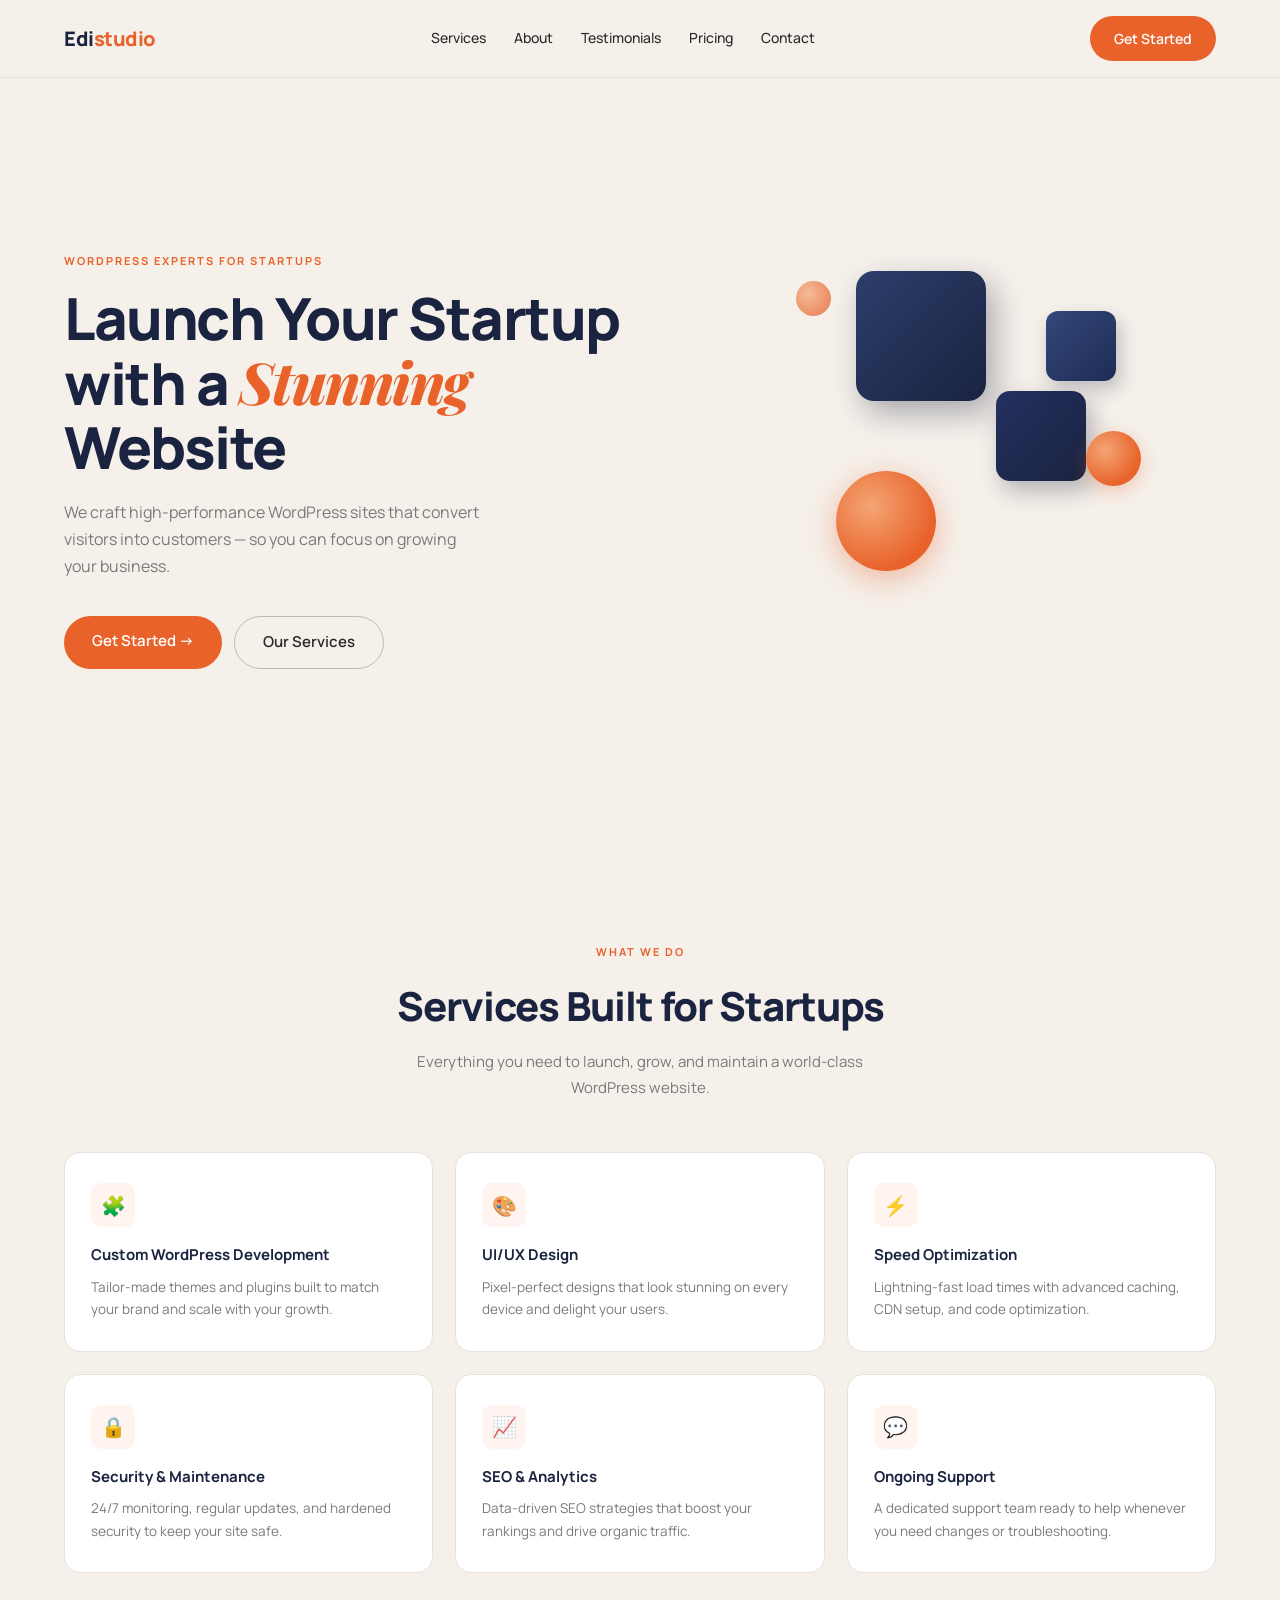
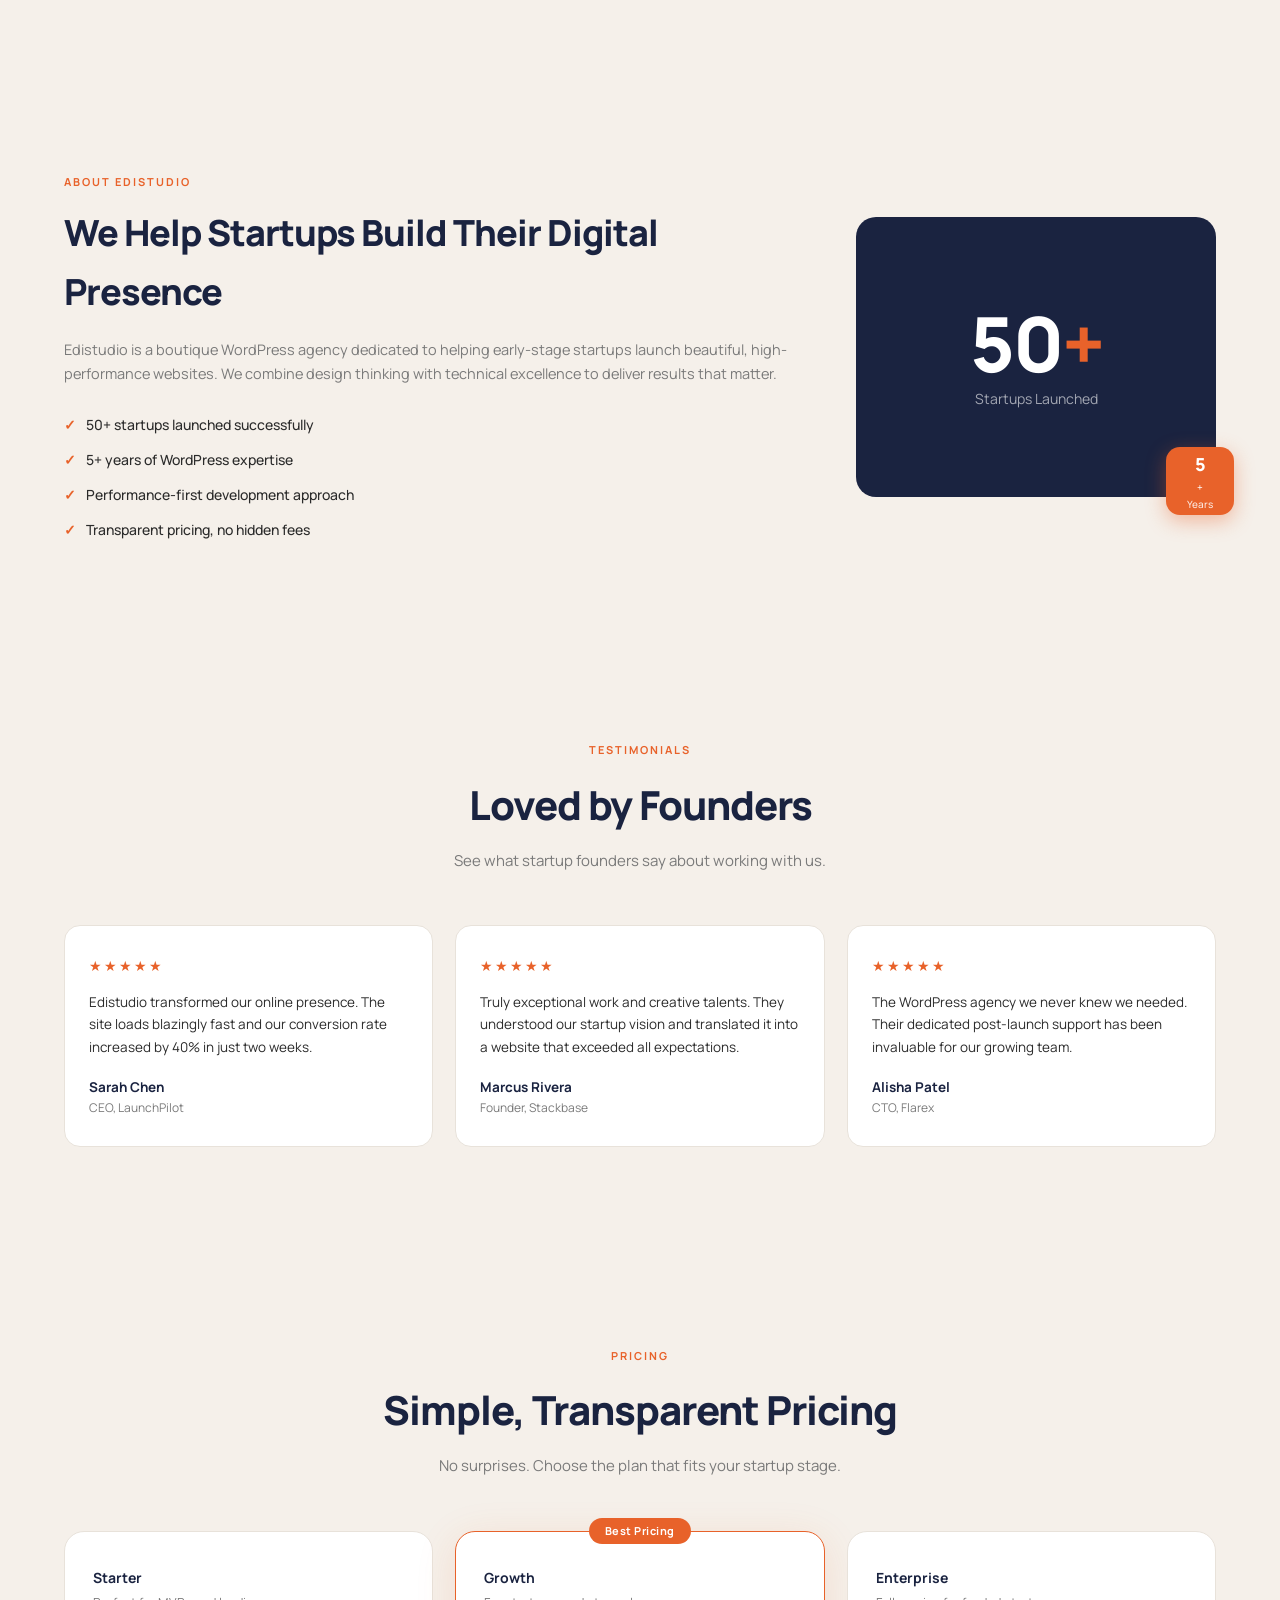
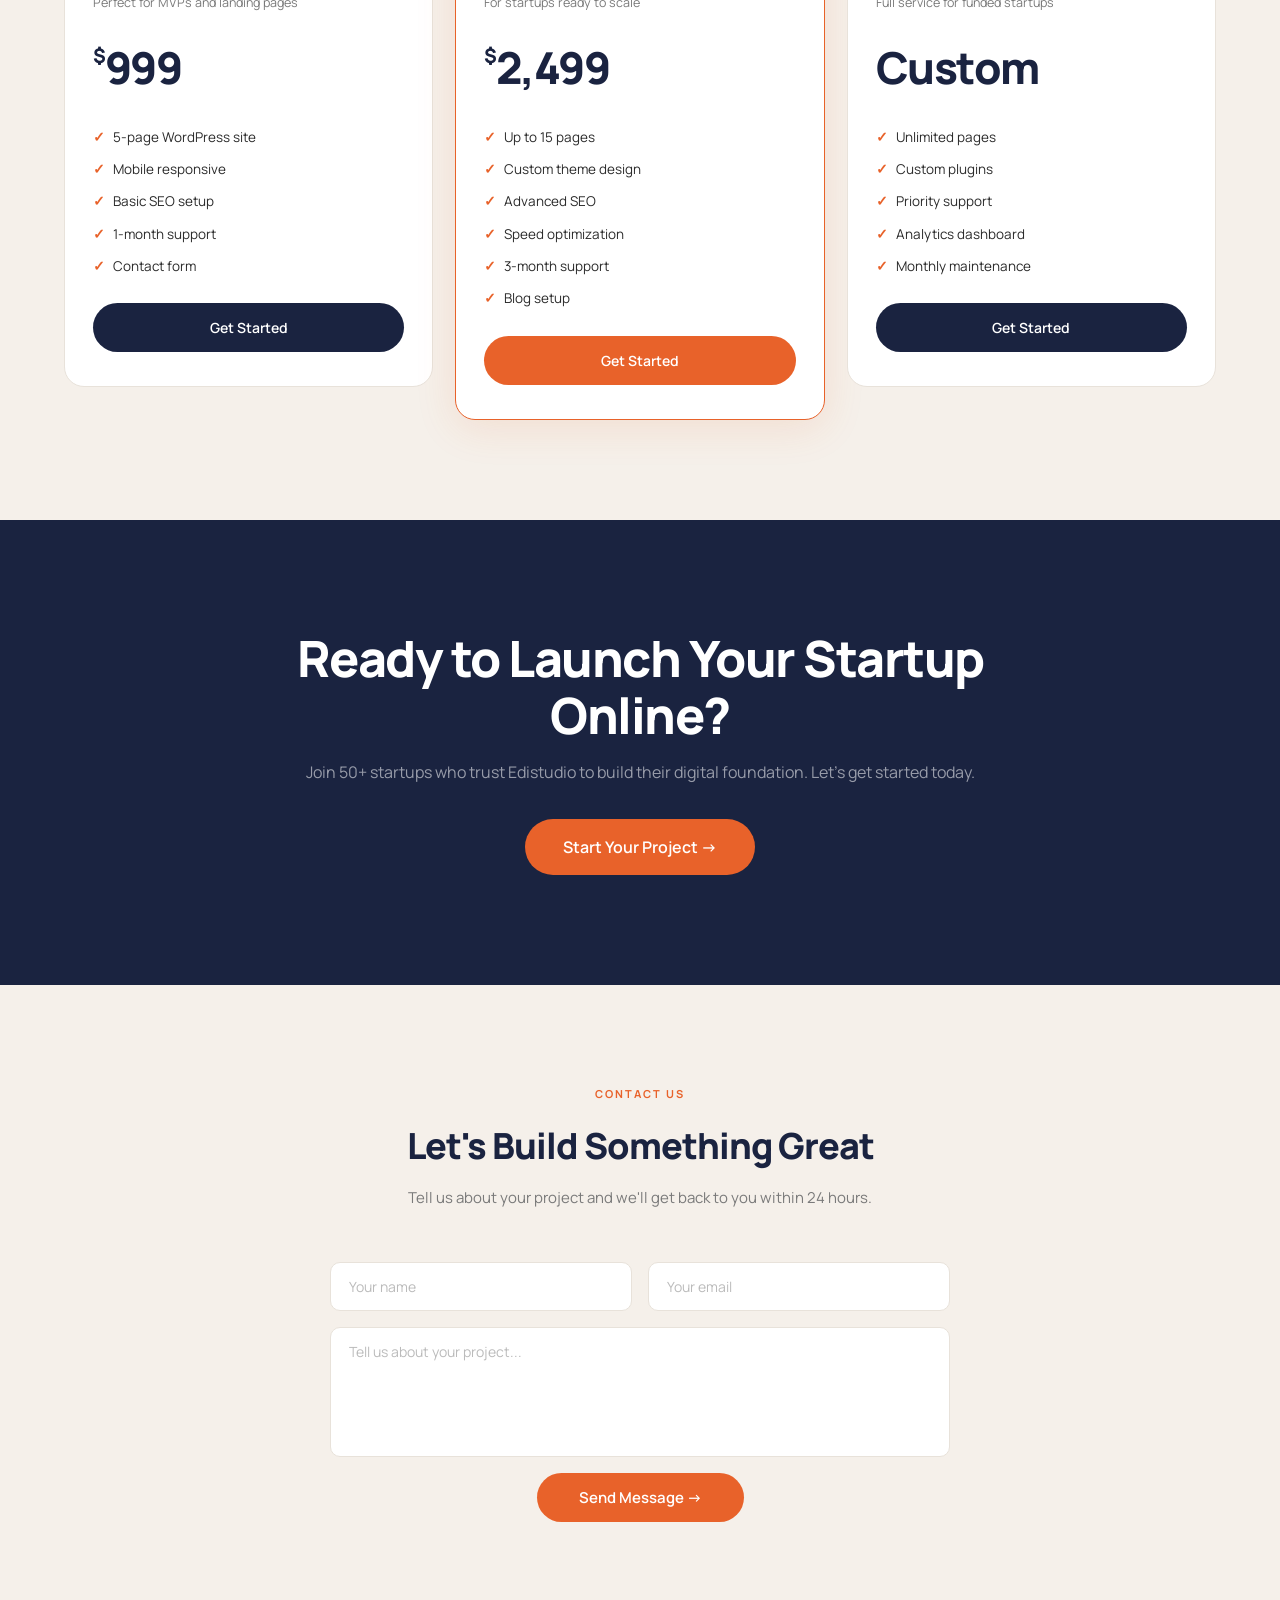
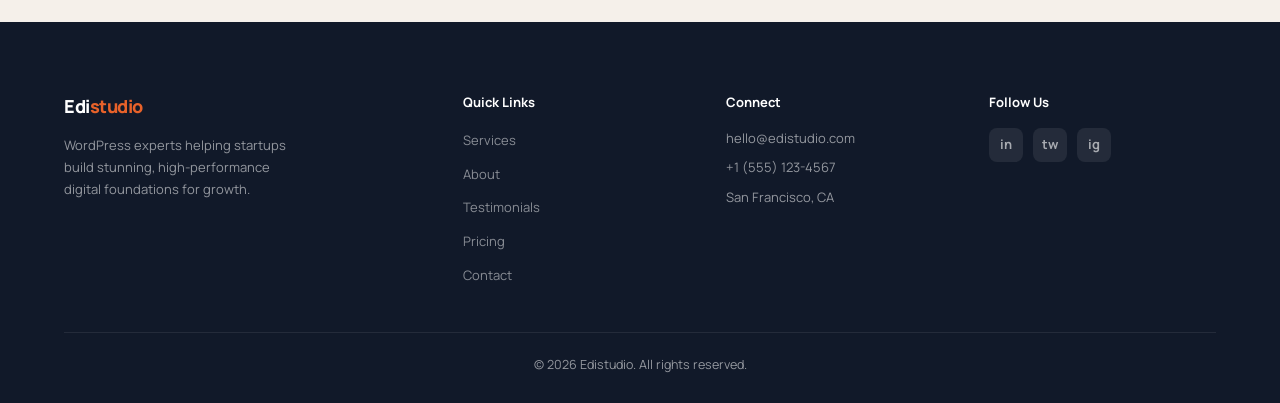
<file: index.html>
<!DOCTYPE html>
<html lang="en">
<head>
<meta charset="UTF-8" />
<meta name="viewport" content="width=device-width, initial-scale=1.0"/>
<title>Edistudio – WordPress Experts for Startups</title>
<link href="https://fonts.googleapis.com/css2?family=Manrope:wght@400;500;600;700;800&family=Playfair+Display:wght@700&display=swap" rel="stylesheet"/>
<link rel="stylesheet" href="style.css"/>
</head>
<body>

<!-- NAV -->
<nav id="navbar">
  <div class="nav-logo">Edi<span>studio</span></div>

  <button class="hamburger" id="hamburger" aria-label="Toggle menu">
    <span></span><span></span><span></span>
  </button>

  <ul class="nav-links" id="navLinks">
    <li><a href="#services"      onclick="closeMenu()">Services</a></li>
    <li><a href="#about"         onclick="closeMenu()">About</a></li>
    <li><a href="#testimonials"  onclick="closeMenu()">Testimonials</a></li>
    <li><a href="#pricing"       onclick="closeMenu()">Pricing</a></li>
    <li><a href="#contact"       onclick="closeMenu()">Contact</a></li>
    <li class="nav-cta-item">
      <a href="#contact" class="btn btn-orange" onclick="closeMenu()">Get Started</a>
    </li>
  </ul>

  <a href="#contact" class="btn btn-orange nav-cta-desktop">Get Started</a>
</nav>
<div class="nav-overlay" id="navOverlay" onclick="closeMenu()"></div>

<!-- HERO -->
<section class="hero">
  <div class="hero-left">
    <div class="hero-tag">WordPress Experts for Startups</div>
    <h1>Launch Your Startup<br>with a <span class="highlight">Stunning</span><br>Website</h1>
    <p>We craft high-performance WordPress sites that convert visitors into customers — so you can focus on growing your business.</p>
    <div class="hero-btns">
      <a href="#contact"  class="btn btn-orange">Get Started →</a>
      <a href="#services" class="btn btn-outline">Our Services</a>
    </div>
  </div>
  <div class="hero-right">
    <div class="shape cube1"></div>
    <div class="shape cube2"></div>
    <div class="shape cube3"></div>
    <div class="orb orb1"></div>
    <div class="orb orb2"></div>
    <div class="orb orb3"></div>
  </div>
</section>

<!-- SERVICES -->
<section class="services" id="services">
  <div class="section-tag">What We Do</div>
  <h2 class="section-title">Services Built for Startups</h2>
  <p class="section-sub">Everything you need to launch, grow, and maintain a world-class WordPress website.</p>
  <div class="services-grid">
    <div class="service-card">
      <div class="service-icon">🧩</div>
      <h3>Custom WordPress Development</h3>
      <p>Tailor-made themes and plugins built to match your brand and scale with your growth.</p>
    </div>
    <div class="service-card">
      <div class="service-icon">🎨</div>
      <h3>UI/UX Design</h3>
      <p>Pixel-perfect designs that look stunning on every device and delight your users.</p>
    </div>
    <div class="service-card">
      <div class="service-icon">⚡</div>
      <h3>Speed Optimization</h3>
      <p>Lightning-fast load times with advanced caching, CDN setup, and code optimization.</p>
    </div>
    <div class="service-card">
      <div class="service-icon">🔒</div>
      <h3>Security & Maintenance</h3>
      <p>24/7 monitoring, regular updates, and hardened security to keep your site safe.</p>
    </div>
    <div class="service-card">
      <div class="service-icon">📈</div>
      <h3>SEO & Analytics</h3>
      <p>Data-driven SEO strategies that boost your rankings and drive organic traffic.</p>
    </div>
    <div class="service-card">
      <div class="service-icon">💬</div>
      <h3>Ongoing Support</h3>
      <p>A dedicated support team ready to help whenever you need changes or troubleshooting.</p>
    </div>
  </div>
</section>

<!-- ABOUT -->
<section class="about" id="about">
  <div class="about-left">
    <div class="section-tag">About Edistudio</div>
    <h2 class="section-title">We Help Startups Build Their Digital Presence</h2>
    <p>Edistudio is a boutique WordPress agency dedicated to helping early-stage startups launch beautiful, high-performance websites. We combine design thinking with technical excellence to deliver results that matter.</p>
    <ul class="check-list">
      <li>50+ startups launched successfully</li>
      <li>5+ years of WordPress expertise</li>
      <li>Performance-first development approach</li>
      <li>Transparent pricing, no hidden fees</li>
    </ul>
  </div>
  <div class="about-right">
    <div class="about-card">
      <div class="big-num">50<span>+</span></div>
      <p>Startups Launched</p>
    </div>
    <div class="about-badge">
      5<span style="font-size:10px;font-weight:500;">+</span>
      <small>Years</small>
    </div>
  </div>
</section>

<!-- TESTIMONIALS -->
<section class="testimonials" id="testimonials">
  <div class="section-tag">Testimonials</div>
  <h2 class="section-title">Loved by Founders</h2>
  <p class="section-sub">See what startup founders say about working with us.</p>
  <div class="testimonials-grid">
    <div class="testi-card">
      <div class="stars">★★★★★</div>
      <p>Edistudio transformed our online presence. The site loads blazingly fast and our conversion rate increased by 40% in just two weeks.</p>
      <div class="testi-author">Sarah Chen</div>
      <div class="testi-role">CEO, LaunchPilot</div>
    </div>
    <div class="testi-card">
      <div class="stars">★★★★★</div>
      <p>Truly exceptional work and creative talents. They understood our startup vision and translated it into a website that exceeded all expectations.</p>
      <div class="testi-author">Marcus Rivera</div>
      <div class="testi-role">Founder, Stackbase</div>
    </div>
    <div class="testi-card">
      <div class="stars">★★★★★</div>
      <p>The WordPress agency we never knew we needed. Their dedicated post-launch support has been invaluable for our growing team.</p>
      <div class="testi-author">Alisha Patel</div>
      <div class="testi-role">CTO, Flarex</div>
    </div>
  </div>
</section>

<!-- PRICING -->
<section class="pricing" id="pricing">
  <div class="section-tag">Pricing</div>
  <h2 class="section-title">Simple, Transparent Pricing</h2>
  <p class="section-sub">No surprises. Choose the plan that fits your startup stage.</p>
  <div class="pricing-grid">
    <div class="price-card">
      <h3>Starter</h3>
      <div class="price-desc">Perfect for MVPs and landing pages</div>
      <div class="price-amount"><sup>$</sup>999</div>
      <ul class="price-features">
        <li>5-page WordPress site</li>
        <li>Mobile responsive</li>
        <li>Basic SEO setup</li>
        <li>1-month support</li>
        <li>Contact form</li>
      </ul>
      <a href="#contact" class="btn btn-navy">Get Started</a>
    </div>
    <div class="price-card featured">
      <div class="badge-popular">Best Pricing</div>
      <h3>Growth</h3>
      <div class="price-desc">For startups ready to scale</div>
      <div class="price-amount"><sup>$</sup>2,499</div>
      <ul class="price-features">
        <li>Up to 15 pages</li>
        <li>Custom theme design</li>
        <li>Advanced SEO</li>
        <li>Speed optimization</li>
        <li>3-month support</li>
        <li>Blog setup</li>
      </ul>
      <a href="#contact" class="btn btn-navy">Get Started</a>
    </div>
    <div class="price-card">
      <h3>Enterprise</h3>
      <div class="price-desc">Full service for funded startups</div>
      <div class="price-amount">Custom</div>
      <ul class="price-features">
        <li>Unlimited pages</li>
        <li>Custom plugins</li>
        <li>Priority support</li>
        <li>Analytics dashboard</li>
        <li>Monthly maintenance</li>
      </ul>
      <a href="#contact" class="btn btn-navy">Get Started</a>
    </div>
  </div>
</section>

<!-- CTA -->
<section class="cta-section">
  <h2>Ready to Launch Your Startup<br class="hide-mobile"> Online?</h2>
  <p>Join 50+ startups who trust Edistudio to build their digital foundation. Let's get started today.</p>
  <a href="#contact" class="btn btn-orange">Start Your Project →</a>
</section>

<!-- CONTACT -->
<section class="contact" id="contact">
  <div class="section-tag">Contact Us</div>
  <h2 class="section-title">Let's Build Something Great</h2>
  <p class="section-sub">Tell us about your project and we'll get back to you within 24 hours.</p>
  <form class="contact-form" id="contactForm">
    <div class="form-row">
      <input type="text"  id="name"    placeholder="Your name" />
      <input type="email" id="email"   placeholder="Your email" />
    </div>
    <textarea id="message" placeholder="Tell us about your project..."></textarea>
    <button type="submit" class="btn btn-orange">Send Message →</button>
  </form>
</section>

<!-- FOOTER -->
<footer>
  <div class="footer-grid">
    <div class="footer-brand">
      <span class="nav-logo">Edi<span>studio</span></span>
      <p>WordPress experts helping startups build stunning, high-performance digital foundations for growth.</p>
    </div>
    <div class="footer-col">
      <h4>Quick Links</h4>
      <ul>
        <li><a href="#services">Services</a></li>
        <li><a href="#about">About</a></li>
        <li><a href="#testimonials">Testimonials</a></li>
        <li><a href="#pricing">Pricing</a></li>
        <li><a href="#contact">Contact</a></li>
      </ul>
    </div>
    <div class="footer-col">
      <h4>Connect</h4>
      <div class="contact-info">
        <span>hello@edistudio.com</span>
        <span>+1 (555) 123-4567</span>
        <span>San Francisco, CA</span>
      </div>
    </div>
    <div class="footer-col">
      <h4>Follow Us</h4>
      <div class="social-links">
        <a href="#">in</a>
        <a href="#">tw</a>
        <a href="#">ig</a>
      </div>
    </div>
  </div>
  <div class="footer-bottom">
    <p>© 2026 Edistudio. All rights reserved.</p>
  </div>
</footer>

<script src="script.js"></script>
</body>
</html>
</file>
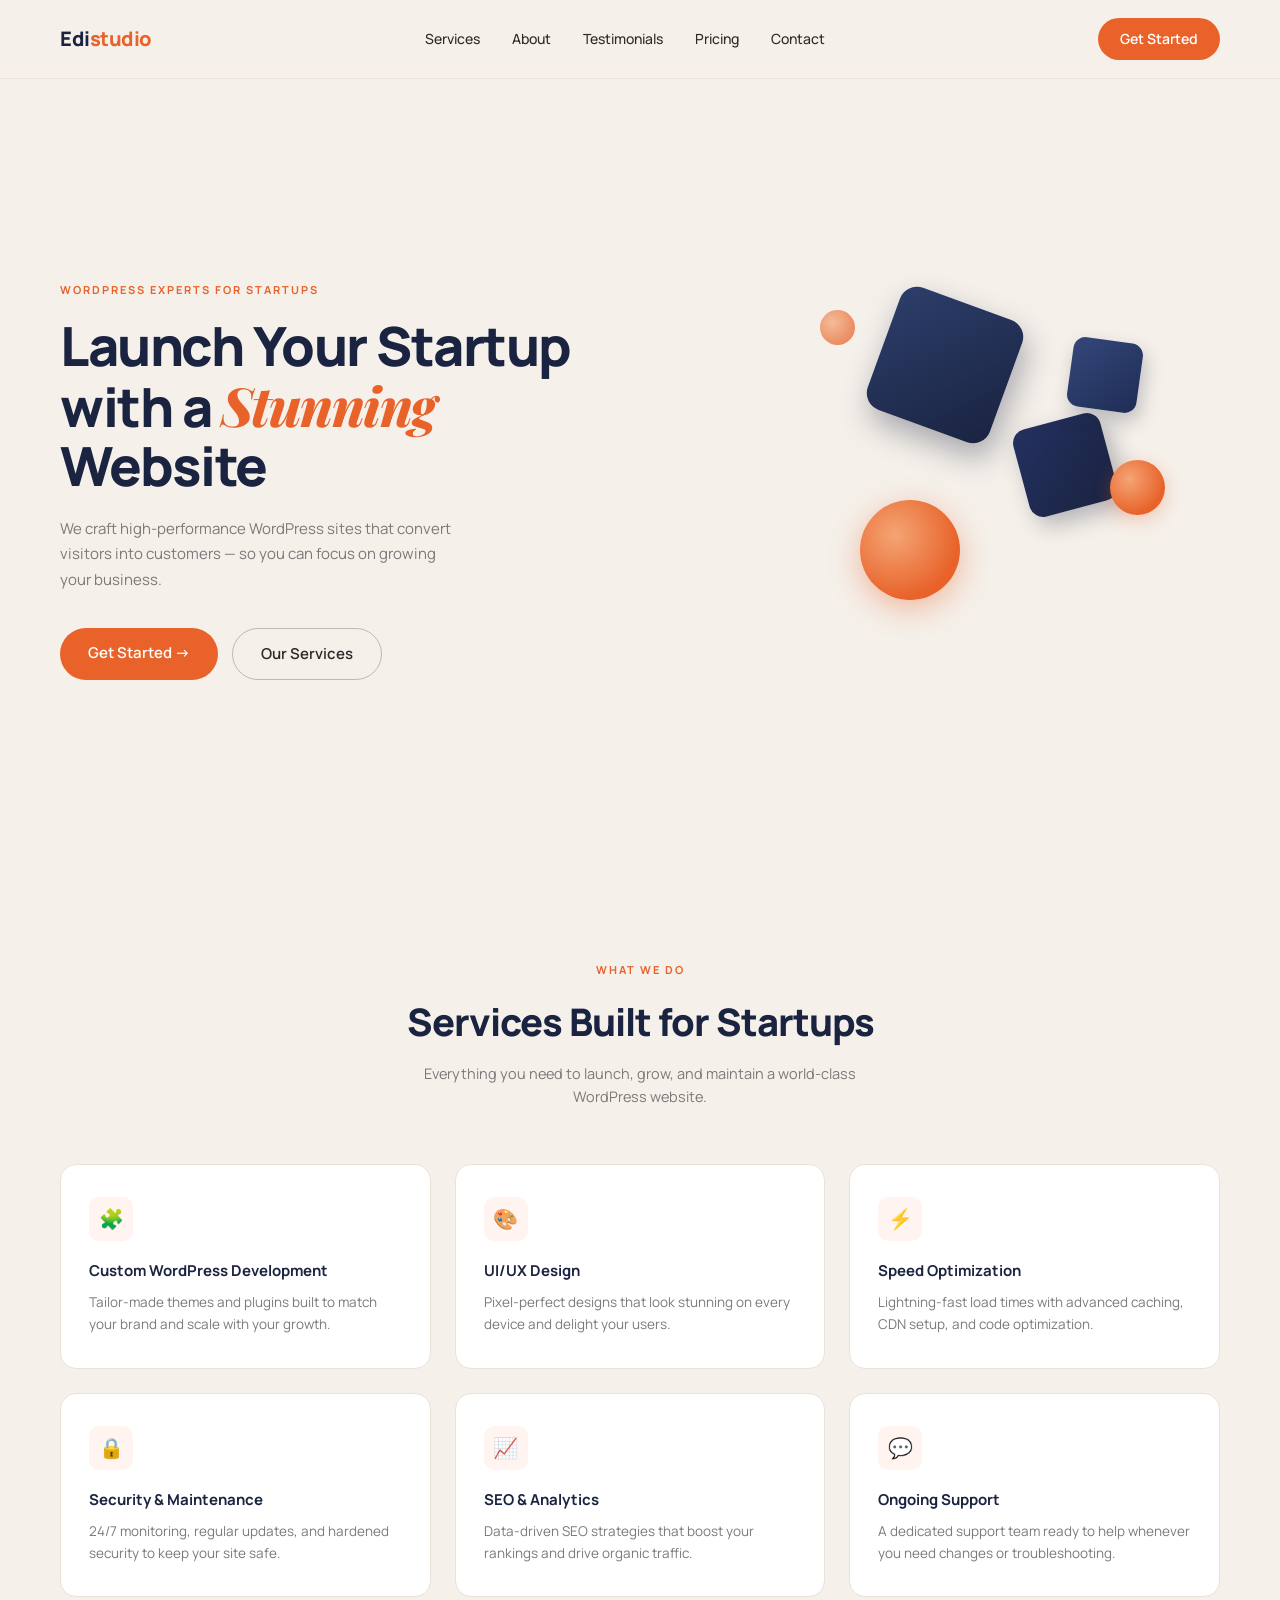
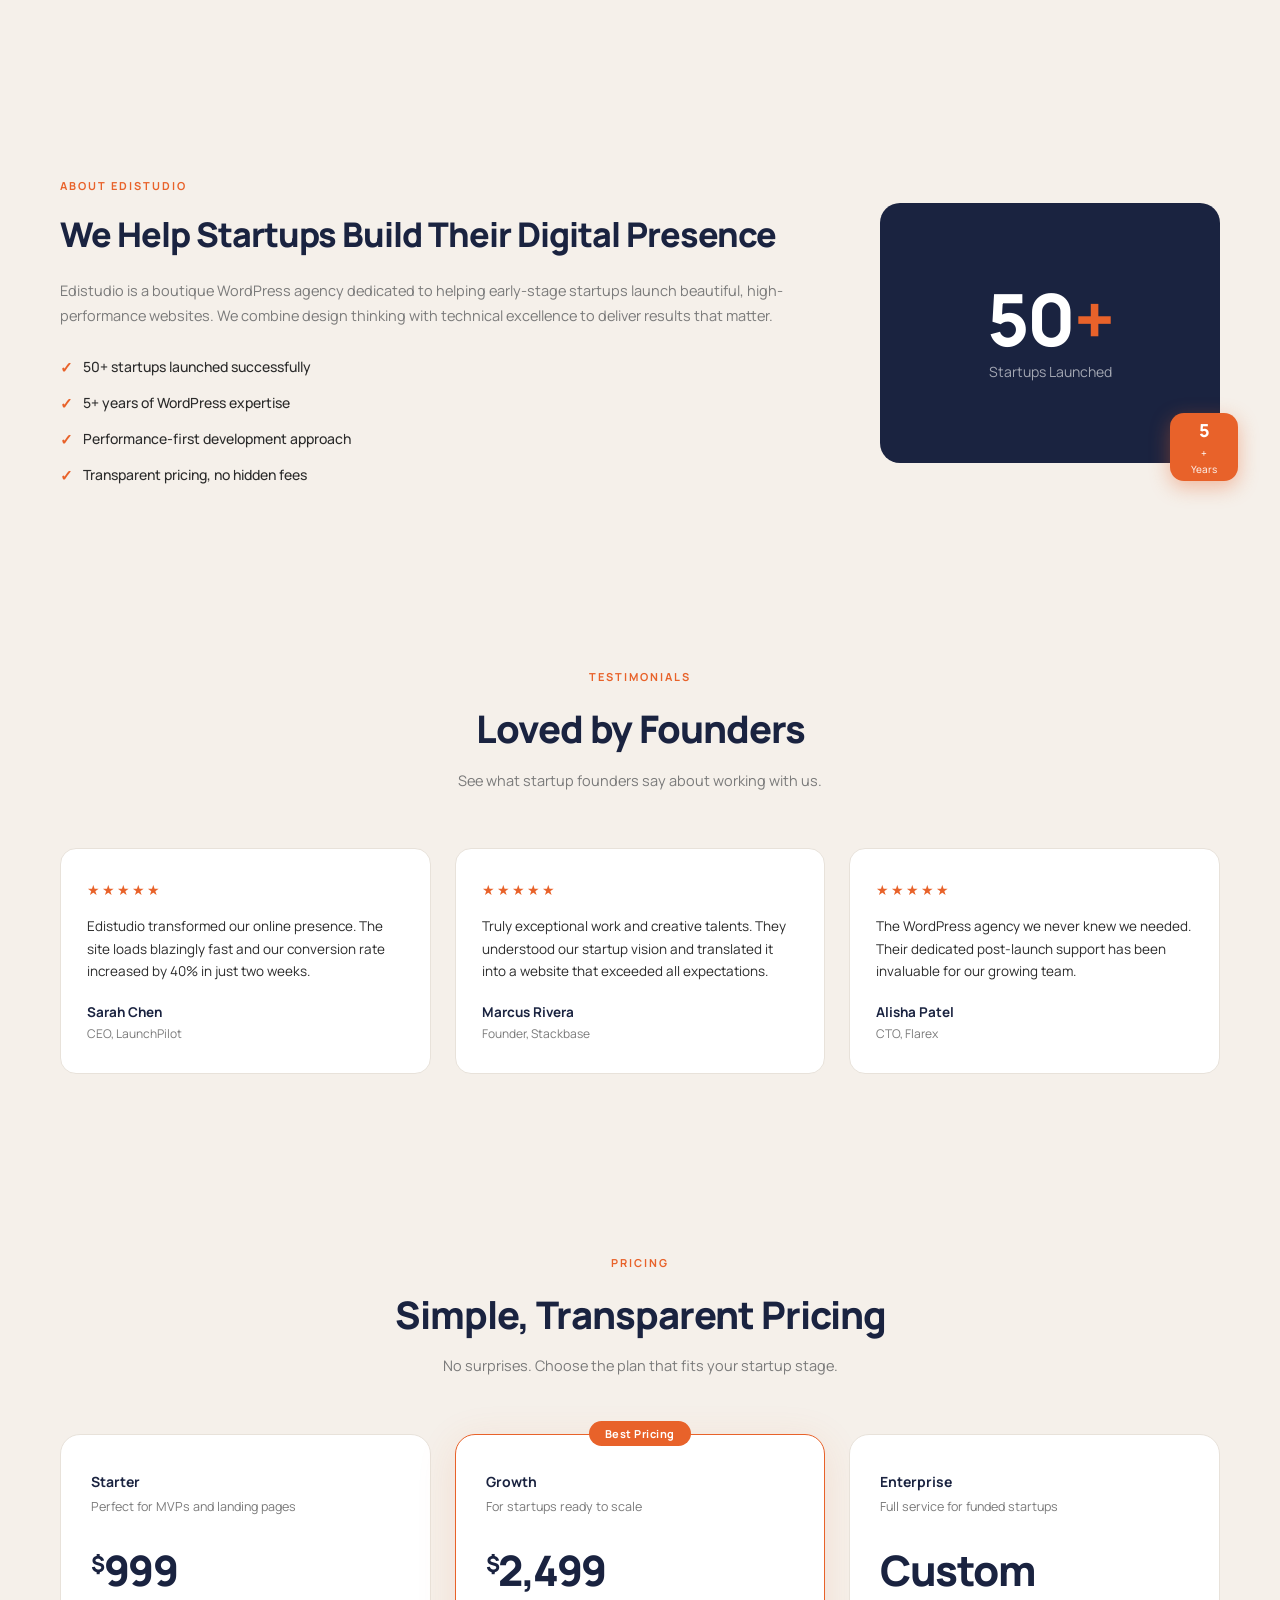
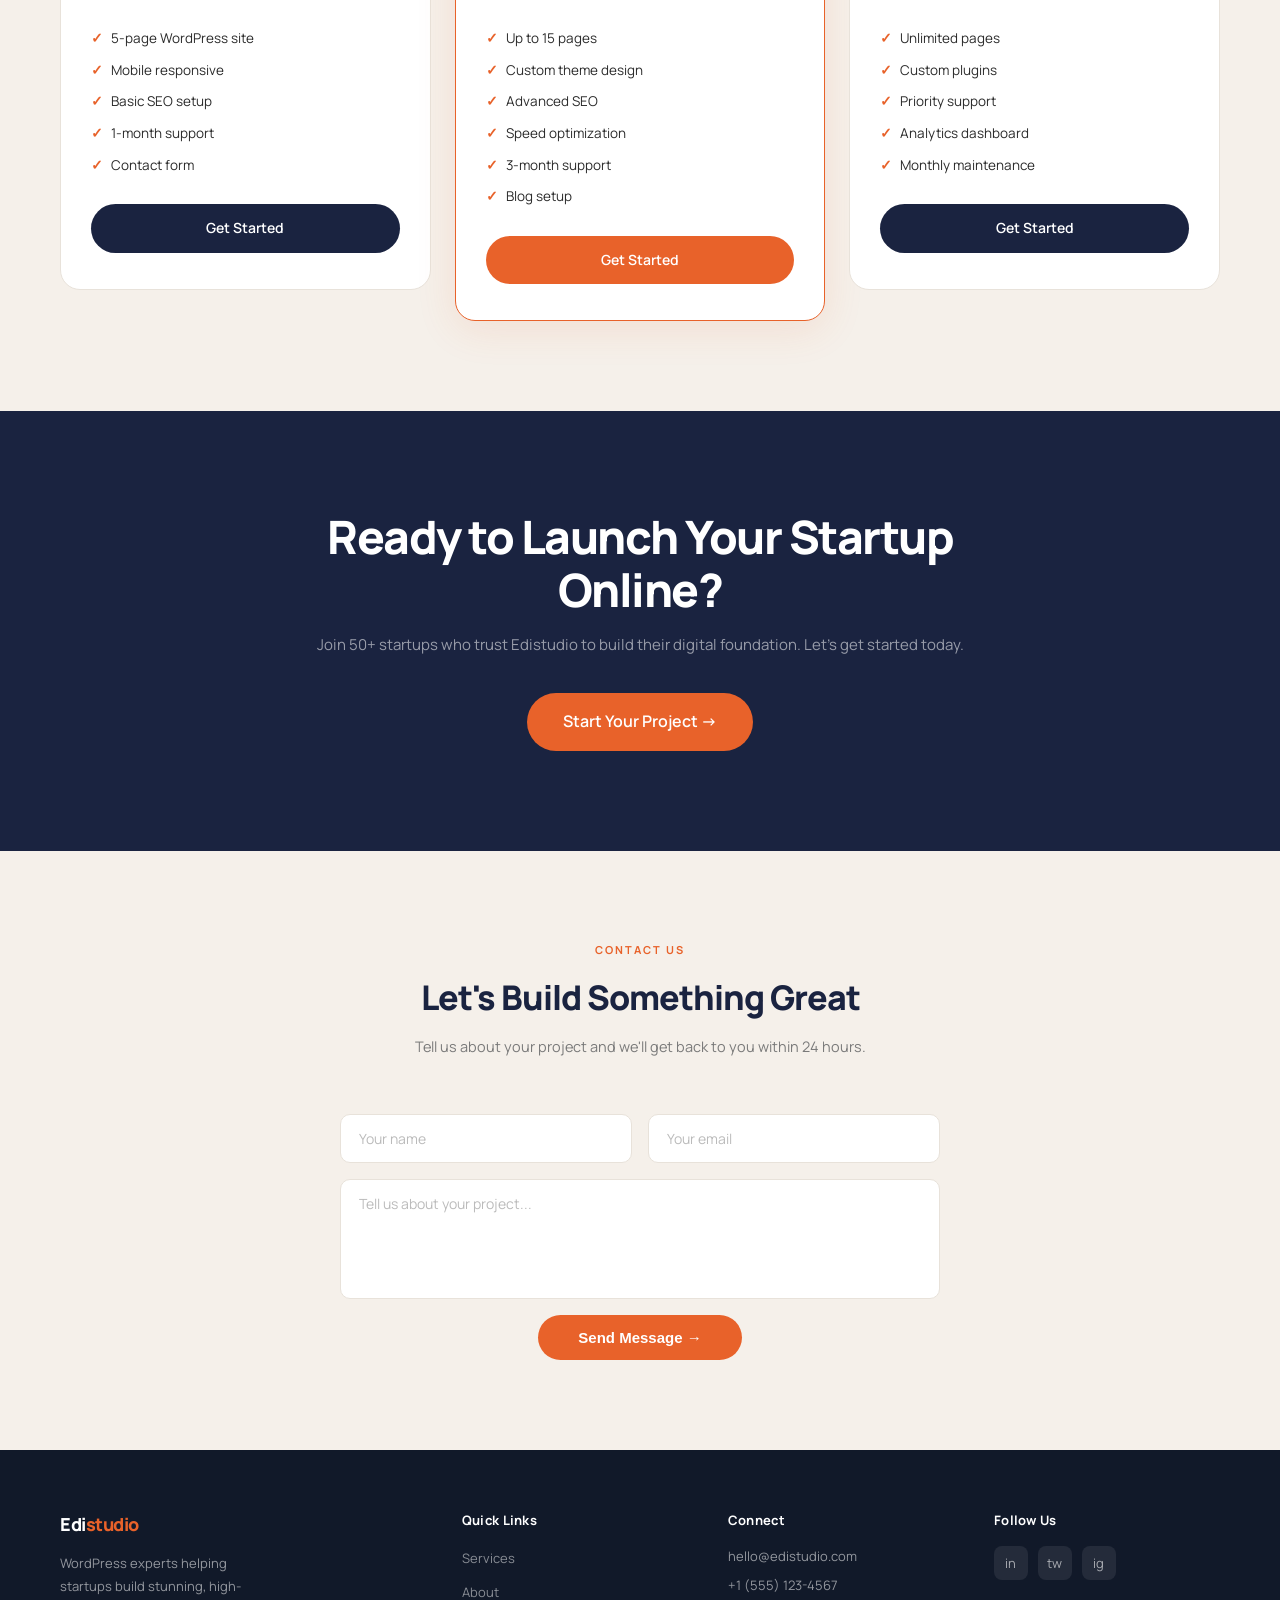
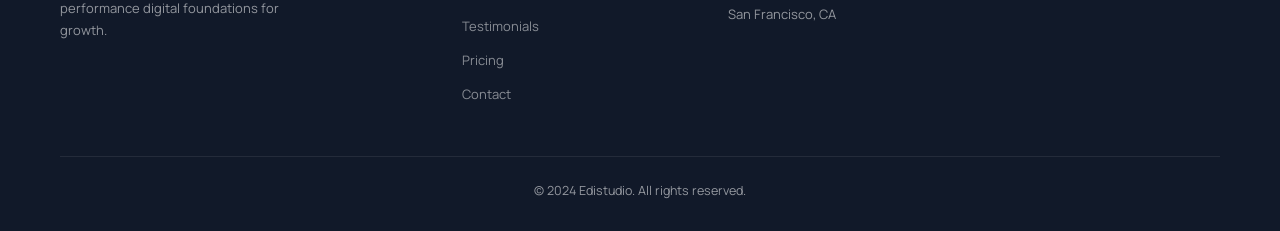
<file: edistudio.html>
<!DOCTYPE html>
<html lang="en">
<head>
<meta charset="UTF-8" />
<meta name="viewport" content="width=device-width, initial-scale=1.0"/>
<title>Edistudio – WordPress Experts for Startups</title>
<link href="https://fonts.googleapis.com/css2?family=Manrope:wght@400;500;600;700;800&family=Playfair+Display:wght@700&display=swap" rel="stylesheet"/>
<style>
  *, *::before, *::after { box-sizing: border-box; margin: 0; padding: 0; }

  :root {
    --cream: #f5f0ea;
    --navy: #1a2340;
    --orange: #e8622a;
    --orange-light: #f4845f;
    --text: #2b2b2b;
    --muted: #7a7a7a;
    --white: #ffffff;
    --card-bg: #ffffff;
    --border: #e8e2da;
    --font: 'Manrope', sans-serif;
  }

  html { scroll-behavior: smooth; }
  body { font-family: var(--font); background: var(--cream); color: var(--text); font-size: 15px; line-height: 1.6; }

  /* ───────── NAV ───────── */
  nav {
    position: sticky; top: 0; z-index: 100;
    background: var(--cream);
    display: flex; align-items: center; justify-content: space-between;
    padding: 18px 60px;
    border-bottom: 1px solid var(--border);
  }
  .nav-logo { font-size: 20px; font-weight: 800; color: var(--navy); letter-spacing: -0.5px; }
  .nav-logo span { color: var(--orange); }
  .nav-links { display: flex; gap: 32px; list-style: none; }
  .nav-links a { text-decoration: none; color: var(--text); font-size: 14px; font-weight: 500; transition: color .2s; }
  .nav-links a:hover { color: var(--orange); }
  .btn { display: inline-block; padding: 10px 22px; border-radius: 50px; font-size: 14px; font-weight: 600; cursor: pointer; text-decoration: none; transition: all .2s; }
  .btn-orange { background: var(--orange); color: #fff; border: none; }
  .btn-orange:hover { background: #cf5421; }
  .btn-outline { background: transparent; color: var(--text); border: 1.5px solid #bbb; }
  .btn-outline:hover { border-color: var(--orange); color: var(--orange); }
  .btn-navy { background: var(--navy); color: #fff; border: none; }
  .btn-navy:hover { background: #111929; }

  /* ───────── HERO ───────── */
  .hero {
    display: flex; align-items: center; justify-content: space-between;
    padding: 90px 60px 80px;
    min-height: 88vh;
    position: relative; overflow: hidden;
  }
  .hero-left { max-width: 520px; }
  .hero-tag { font-size: 11px; font-weight: 700; letter-spacing: 2px; text-transform: uppercase; color: var(--orange); margin-bottom: 18px; }
  .hero h1 { font-size: 54px; font-weight: 800; line-height: 1.1; color: var(--navy); margin-bottom: 20px; letter-spacing: -1.5px; }
  .hero h1 .highlight { color: var(--orange); font-style: italic; font-family: 'Playfair Display', serif; }
  .hero p { color: var(--muted); font-size: 15px; line-height: 1.7; margin-bottom: 36px; max-width: 400px; }
  .hero-btns { display: flex; gap: 14px; flex-wrap: wrap; }
  .hero-btns .btn-orange { padding: 13px 28px; font-size: 15px; }
  .hero-btns .btn-outline { padding: 13px 28px; font-size: 15px; }

  .hero-right {
    position: relative; width: 420px; height: 400px; flex-shrink: 0;
  }
  /* 3D floating shapes using CSS */
  .shape { position: absolute; border-radius: 12px; }
  .cube1 {
    width: 130px; height: 130px;
    background: linear-gradient(135deg, #2c3e6b 0%, #1a2340 100%);
    top: 20px; left: 80px;
    transform: rotate(20deg);
    box-shadow: 8px 12px 30px rgba(26,35,64,.35);
    border-radius: 18px;
  }
  .cube2 {
    width: 90px; height: 90px;
    background: linear-gradient(135deg, #243060 0%, #1a2340 100%);
    top: 140px; left: 220px;
    transform: rotate(-15deg);
    box-shadow: 6px 10px 22px rgba(26,35,64,.3);
    border-radius: 14px;
  }
  .cube3 {
    width: 70px; height: 70px;
    background: linear-gradient(135deg, #34477a 0%, #1e2d55 100%);
    top: 60px; left: 270px;
    transform: rotate(8deg);
    box-shadow: 4px 8px 18px rgba(26,35,64,.25);
    border-radius: 12px;
  }
  .orb {
    position: absolute; border-radius: 50%;
    background: radial-gradient(circle at 35% 35%, #f4a574, var(--orange) 70%);
  }
  .orb1 { width: 100px; height: 100px; top: 220px; left: 60px; box-shadow: 0 8px 30px rgba(232,98,42,.4); }
  .orb2 { width: 55px; height: 55px; top: 180px; left: 310px; box-shadow: 0 5px 18px rgba(232,98,42,.3); }
  .orb3 { width: 35px; height: 35px; top: 30px; left: 20px; opacity: .7; }

  /* ───────── SECTION COMMON ───────── */
  section { padding: 90px 60px; }
  .section-tag { font-size: 11px; font-weight: 700; letter-spacing: 2px; text-transform: uppercase; color: var(--orange); margin-bottom: 12px; text-align: center; }
  .section-title { font-size: 38px; font-weight: 800; color: var(--navy); text-align: center; letter-spacing: -1px; margin-bottom: 10px; }
  .section-sub { text-align: center; color: var(--muted); font-size: 14.5px; max-width: 500px; margin: 0 auto 56px; }

  /* ───────── SERVICES ───────── */
  .services { background: var(--cream); }
  .services-grid { display: grid; grid-template-columns: repeat(3, 1fr); gap: 24px; }
  .service-card {
    background: var(--white); border-radius: 16px; padding: 32px 28px;
    border: 1px solid var(--border);
    transition: transform .25s, box-shadow .25s;
  }
  .service-card:hover { transform: translateY(-4px); box-shadow: 0 12px 40px rgba(0,0,0,.08); }
  .service-icon {
    width: 44px; height: 44px; border-radius: 10px;
    background: #fff4ef; display: flex; align-items: center; justify-content: center;
    margin-bottom: 18px; font-size: 20px;
  }
  .service-card h3 { font-size: 15px; font-weight: 700; color: var(--navy); margin-bottom: 8px; }
  .service-card p { font-size: 13.5px; color: var(--muted); line-height: 1.65; }

  /* ───────── ABOUT ───────── */
  .about { background: var(--cream); display: flex; align-items: center; gap: 70px; }
  .about-left { flex: 1; }
  .about-left .section-tag, .about-left .section-title { text-align: left; }
  .about-left .section-title { font-size: 34px; margin-bottom: 18px; }
  .about-left p { color: var(--muted); font-size: 14.5px; margin-bottom: 28px; line-height: 1.7; }
  .check-list { list-style: none; display: flex; flex-direction: column; gap: 12px; }
  .check-list li { display: flex; align-items: flex-start; gap: 10px; font-size: 14px; color: var(--text); font-weight: 500; }
  .check-list li::before { content: '✓'; color: var(--orange); font-weight: 800; font-size: 15px; flex-shrink: 0; }
  .about-right { flex-shrink: 0; position: relative; }
  .about-card {
    width: 340px; height: 260px; background: var(--navy); border-radius: 20px;
    display: flex; flex-direction: column; align-items: center; justify-content: center;
    color: #fff;
  }
  .about-card .big-num { font-size: 72px; font-weight: 800; color: #fff; letter-spacing: -2px; line-height: 1; }
  .about-card .big-num span { color: var(--orange); }
  .about-card p { font-size: 14px; color: rgba(255,255,255,.6); margin-top: 6px; }
  .about-badge {
    position: absolute; bottom: -18px; right: -18px;
    width: 68px; height: 68px; background: var(--orange); border-radius: 14px;
    display: flex; flex-direction: column; align-items: center; justify-content: center;
    color: #fff; font-weight: 800; font-size: 18px; box-shadow: 0 6px 20px rgba(232,98,42,.4);
  }
  .about-badge small { font-size: 10px; font-weight: 500; opacity: .85; }

  /* ───────── TESTIMONIALS ───────── */
  .testimonials { background: var(--cream); }
  .testimonials-grid { display: grid; grid-template-columns: repeat(3, 1fr); gap: 24px; }
  .testi-card {
    background: var(--white); border-radius: 16px; padding: 30px 26px;
    border: 1px solid var(--border);
  }
  .stars { color: var(--orange); font-size: 14px; margin-bottom: 14px; letter-spacing: 2px; }
  .testi-card p { font-size: 13.5px; color: var(--text); line-height: 1.65; margin-bottom: 20px; }
  .testi-author { font-weight: 700; font-size: 13.5px; color: var(--navy); }
  .testi-role { font-size: 12px; color: var(--muted); }

  /* ───────── PRICING ───────── */
  .pricing { background: var(--cream); }
  .pricing-grid { display: grid; grid-template-columns: repeat(3, 1fr); gap: 24px; align-items: start; }
  .price-card {
    background: var(--white); border-radius: 20px; padding: 36px 30px;
    border: 1.5px solid var(--border); position: relative;
  }
  .price-card.featured { border-color: var(--orange); box-shadow: 0 8px 40px rgba(232,98,42,.12); }
  .badge-popular {
    position: absolute; top: -14px; left: 50%; transform: translateX(-50%);
    background: var(--orange); color: #fff; font-size: 11px; font-weight: 700;
    padding: 4px 16px; border-radius: 50px; letter-spacing: .5px;
  }
  .price-card h3 { font-size: 14px; font-weight: 700; color: var(--navy); margin-bottom: 4px; }
  .price-card .price-desc { font-size: 12.5px; color: var(--muted); margin-bottom: 20px; }
  .price-amount { font-size: 42px; font-weight: 800; color: var(--navy); letter-spacing: -1.5px; margin-bottom: 24px; }
  .price-amount sup { font-size: 22px; vertical-align: top; margin-top: 10px; display: inline-block; }
  .price-features { list-style: none; display: flex; flex-direction: column; gap: 10px; margin-bottom: 28px; }
  .price-features li { font-size: 13.5px; color: var(--text); display: flex; align-items: center; gap: 8px; }
  .price-features li::before { content: '✓'; color: var(--orange); font-weight: 800; }
  .price-card .btn { width: 100%; text-align: center; padding: 13px; font-size: 14px; }
  .price-card.featured .btn-navy { background: var(--orange); }

  /* ───────── CTA ───────── */
  .cta-section {
    background: var(--navy); text-align: center; padding: 100px 60px;
  }
  .cta-section h2 { font-size: 46px; font-weight: 800; color: #fff; letter-spacing: -1.5px; line-height: 1.15; margin-bottom: 16px; }
  .cta-section p { color: rgba(255,255,255,.55); font-size: 15px; margin-bottom: 36px; }
  .cta-section .btn-orange { padding: 16px 36px; font-size: 16px; }

  /* ───────── CONTACT ───────── */
  .contact { background: var(--cream); }
  .contact .section-title { font-size: 34px; }
  .contact-form { max-width: 600px; margin: 0 auto; display: flex; flex-direction: column; gap: 16px; }
  .form-row { display: grid; grid-template-columns: 1fr 1fr; gap: 16px; }
  .contact-form input, .contact-form textarea {
    width: 100%; padding: 14px 18px; border-radius: 10px;
    border: 1.5px solid var(--border); background: var(--white);
    font-family: var(--font); font-size: 14px; color: var(--text);
    outline: none; transition: border-color .2s;
  }
  .contact-form input:focus, .contact-form textarea:focus { border-color: var(--orange); }
  .contact-form input::placeholder, .contact-form textarea::placeholder { color: #bbb; }
  .contact-form textarea { height: 120px; resize: none; }
  .contact-form .btn-orange { padding: 14px 40px; font-size: 15px; border-radius: 50px; border: none; cursor: pointer; align-self: center; }

  /* ───────── FOOTER ───────── */
  footer {
    background: #111929; color: rgba(255,255,255,.55);
    padding: 60px 60px 30px;
  }
  .footer-grid { display: grid; grid-template-columns: 1.6fr 1fr 1fr 1fr; gap: 40px; margin-bottom: 50px; }
  .footer-brand .nav-logo { font-size: 18px; margin-bottom: 14px; display: block; color: #fff; }
  .footer-brand p { font-size: 13px; line-height: 1.7; max-width: 220px; }
  .footer-col h4 { font-size: 13px; font-weight: 700; color: #fff; margin-bottom: 16px; letter-spacing: .3px; }
  .footer-col ul { list-style: none; display: flex; flex-direction: column; gap: 10px; }
  .footer-col ul li a { text-decoration: none; color: rgba(255,255,255,.5); font-size: 13px; transition: color .2s; }
  .footer-col ul li a:hover { color: var(--orange); }
  .footer-col .contact-info { display: flex; flex-direction: column; gap: 8px; }
  .footer-col .contact-info span { font-size: 13px; }
  .social-links { display: flex; gap: 10px; margin-top: 10px; }
  .social-links a {
    width: 34px; height: 34px; border-radius: 8px;
    background: rgba(255,255,255,.08); display: flex; align-items: center; justify-content: center;
    color: rgba(255,255,255,.6); text-decoration: none; font-size: 13px; transition: all .2s;
  }
  .social-links a:hover { background: var(--orange); color: #fff; }
  .footer-bottom {
    border-top: 1px solid rgba(255,255,255,.08); padding-top: 24px;
    text-align: center; font-size: 12.5px;
  }
</style>
</head>
<body>

<!-- NAV -->
<nav>
  <div class="nav-logo">Edi<span>studio</span></div>
  <ul class="nav-links">
    <li><a href="#">Services</a></li>
    <li><a href="#">About</a></li>
    <li><a href="#">Testimonials</a></li>
    <li><a href="#">Pricing</a></li>
    <li><a href="#">Contact</a></li>
  </ul>
  <a href="#" class="btn btn-orange">Get Started</a>
</nav>

<!-- HERO -->
<section class="hero">
  <div class="hero-left">
    <div class="hero-tag">WordPress Experts for Startups</div>
    <h1>Launch Your Startup<br>with a <span class="highlight">Stunning</span><br>Website</h1>
    <p>We craft high-performance WordPress sites that convert visitors into customers — so you can focus on growing your business.</p>
    <div class="hero-btns">
      <a href="#" class="btn btn-orange">Get Started →</a>
      <a href="#" class="btn btn-outline">Our Services</a>
    </div>
  </div>
  <div class="hero-right">
    <div class="shape cube1"></div>
    <div class="shape cube2"></div>
    <div class="shape cube3"></div>
    <div class="orb orb1"></div>
    <div class="orb orb2"></div>
    <div class="orb orb3"></div>
  </div>
</section>

<!-- SERVICES -->
<section class="services">
  <div class="section-tag">What We Do</div>
  <h2 class="section-title">Services Built for Startups</h2>
  <p class="section-sub">Everything you need to launch, grow, and maintain a world-class WordPress website.</p>
  <div class="services-grid">
    <div class="service-card">
      <div class="service-icon">🧩</div>
      <h3>Custom WordPress Development</h3>
      <p>Tailor-made themes and plugins built to match your brand and scale with your growth.</p>
    </div>
    <div class="service-card">
      <div class="service-icon">🎨</div>
      <h3>UI/UX Design</h3>
      <p>Pixel-perfect designs that look stunning on every device and delight your users.</p>
    </div>
    <div class="service-card">
      <div class="service-icon">⚡</div>
      <h3>Speed Optimization</h3>
      <p>Lightning-fast load times with advanced caching, CDN setup, and code optimization.</p>
    </div>
    <div class="service-card">
      <div class="service-icon">🔒</div>
      <h3>Security & Maintenance</h3>
      <p>24/7 monitoring, regular updates, and hardened security to keep your site safe.</p>
    </div>
    <div class="service-card">
      <div class="service-icon">📈</div>
      <h3>SEO & Analytics</h3>
      <p>Data-driven SEO strategies that boost your rankings and drive organic traffic.</p>
    </div>
    <div class="service-card">
      <div class="service-icon">💬</div>
      <h3>Ongoing Support</h3>
      <p>A dedicated support team ready to help whenever you need changes or troubleshooting.</p>
    </div>
  </div>
</section>

<!-- ABOUT -->
<section class="about">
  <div class="about-left">
    <div class="section-tag">About Edistudio</div>
    <h2 class="section-title">We Help Startups Build Their Digital Presence</h2>
    <p>Edistudio is a boutique WordPress agency dedicated to helping early-stage startups launch beautiful, high-performance websites. We combine design thinking with technical excellence to deliver results that matter.</p>
    <ul class="check-list">
      <li>50+ startups launched successfully</li>
      <li>5+ years of WordPress expertise</li>
      <li>Performance-first development approach</li>
      <li>Transparent pricing, no hidden fees</li>
    </ul>
  </div>
  <div class="about-right">
    <div class="about-card">
      <div class="big-num">50<span>+</span></div>
      <p>Startups Launched</p>
    </div>
    <div class="about-badge">
      5<span style="font-size:10px;font-weight:500;">+</span>
      <small>Years</small>
    </div>
  </div>
</section>

<!-- TESTIMONIALS -->
<section class="testimonials">
  <div class="section-tag">Testimonials</div>
  <h2 class="section-title">Loved by Founders</h2>
  <p class="section-sub">See what startup founders say about working with us.</p>
  <div class="testimonials-grid">
    <div class="testi-card">
      <div class="stars">★★★★★</div>
      <p>Edistudio transformed our online presence. The site loads blazingly fast and our conversion rate increased by 40% in just two weeks.</p>
      <div class="testi-author">Sarah Chen</div>
      <div class="testi-role">CEO, LaunchPilot</div>
    </div>
    <div class="testi-card">
      <div class="stars">★★★★★</div>
      <p>Truly exceptional work and creative talents. They understood our startup vision and translated it into a website that exceeded all expectations.</p>
      <div class="testi-author">Marcus Rivera</div>
      <div class="testi-role">Founder, Stackbase</div>
    </div>
    <div class="testi-card">
      <div class="stars">★★★★★</div>
      <p>The WordPress agency we never knew we needed. Their dedicated post-launch support has been invaluable for our growing team.</p>
      <div class="testi-author">Alisha Patel</div>
      <div class="testi-role">CTO, Flarex</div>
    </div>
  </div>
</section>

<!-- PRICING -->
<section class="pricing">
  <div class="section-tag">Pricing</div>
  <h2 class="section-title">Simple, Transparent Pricing</h2>
  <p class="section-sub">No surprises. Choose the plan that fits your startup stage.</p>
  <div class="pricing-grid">
    <div class="price-card">
      <h3>Starter</h3>
      <div class="price-desc">Perfect for MVPs and landing pages</div>
      <div class="price-amount"><sup>$</sup>999</div>
      <ul class="price-features">
        <li>5-page WordPress site</li>
        <li>Mobile responsive</li>
        <li>Basic SEO setup</li>
        <li>1-month support</li>
        <li>Contact form</li>
      </ul>
      <a href="#" class="btn btn-navy">Get Started</a>
    </div>
    <div class="price-card featured">
      <div class="badge-popular">Best Pricing</div>
      <h3>Growth</h3>
      <div class="price-desc">For startups ready to scale</div>
      <div class="price-amount"><sup>$</sup>2,499</div>
      <ul class="price-features">
        <li>Up to 15 pages</li>
        <li>Custom theme design</li>
        <li>Advanced SEO</li>
        <li>Speed optimization</li>
        <li>3-month support</li>
        <li>Blog setup</li>
      </ul>
      <a href="#" class="btn btn-navy">Get Started</a>
    </div>
    <div class="price-card">
      <h3>Enterprise</h3>
      <div class="price-desc">Full service for funded startups</div>
      <div class="price-amount">Custom</div>
      <ul class="price-features">
        <li>Unlimited pages</li>
        <li>Custom plugins</li>
        <li>Priority support</li>
        <li>Analytics dashboard</li>
        <li>Monthly maintenance</li>
      </ul>
      <a href="#" class="btn btn-navy">Get Started</a>
    </div>
  </div>
</section>

<!-- CTA -->
<section class="cta-section">
  <h2>Ready to Launch Your Startup<br>Online?</h2>
  <p>Join 50+ startups who trust Edistudio to build their digital foundation. Let's get started today.</p>
  <a href="#" class="btn btn-orange">Start Your Project →</a>
</section>

<!-- CONTACT -->
<section class="contact">
  <div class="section-tag">Contact Us</div>
  <h2 class="section-title">Let's Build Something Great</h2>
  <p class="section-sub">Tell us about your project and we'll get back to you within 24 hours.</p>
  <form class="contact-form">
    <div class="form-row">
      <input type="text" placeholder="Your name" />
      <input type="email" placeholder="Your email" />
    </div>
    <textarea placeholder="Tell us about your project..."></textarea>
    <button type="submit" class="btn btn-orange">Send Message →</button>
  </form>
</section>

<!-- FOOTER -->
<footer>
  <div class="footer-grid">
    <div class="footer-brand">
      <span class="nav-logo">Edi<span style="color:var(--orange)">studio</span></span>
      <p>WordPress experts helping startups build stunning, high-performance digital foundations for growth.</p>
    </div>
    <div class="footer-col">
      <h4>Quick Links</h4>
      <ul>
        <li><a href="#">Services</a></li>
        <li><a href="#">About</a></li>
        <li><a href="#">Testimonials</a></li>
        <li><a href="#">Pricing</a></li>
        <li><a href="#">Contact</a></li>
      </ul>
    </div>
    <div class="footer-col">
      <h4>Connect</h4>
      <div class="contact-info">
        <span>hello@edistudio.com</span>
        <span>+1 (555) 123-4567</span>
        <span>San Francisco, CA</span>
      </div>
    </div>
    <div class="footer-col">
      <h4>Follow Us</h4>
      <div class="social-links">
        <a href="#">in</a>
        <a href="#">tw</a>
        <a href="#">ig</a>
      </div>
    </div>
  </div>
  <div class="footer-bottom">
    <p>© 2024 Edistudio. All rights reserved.</p>
  </div>
</footer>

</body>
</html>
</file>
<file: style.css>
/* ═══════════════════════════════════════
   EDISTUDIO – style.css
   Fully Responsive: Mobile / Tablet / Desktop
   Breakpoints:
     xs  < 480px   (small phones)
     sm  < 640px   (phones)
     md  < 768px   (large phones / small tablets)
     lg  < 1024px  (tablets / small laptops)
     xl  ≥ 1024px  (desktop)
═══════════════════════════════════════ */

/* ── RESET ── */
*, *::before, *::after { box-sizing: border-box; margin: 0; padding: 0; }
img, video { max-width: 100%; display: block; }

/* ── VARIABLES ── */
:root {
  --cream:   #f5f0ea;
  --navy:    #1a2340;
  --orange:  #e8622a;
  --text:    #2b2b2b;
  --muted:   #7a7a7a;
  --white:   #ffffff;
  --border:  #e8e2da;
  --font:    'Manrope', sans-serif;

  /* spacing scale */
  --section-pad-x: clamp(20px, 5vw, 80px);
  --section-pad-y: clamp(60px, 8vw, 100px);
}

html { scroll-behavior: smooth; }
body {
  font-family: var(--font);
  background: var(--cream);
  color: var(--text);
  font-size: 15px;
  line-height: 1.65;
  overflow-x: hidden;
}

/* ── UTILITY ── */
.hide-mobile { display: inline; }

/* ════════════════════════════════
   BUTTONS
════════════════════════════════ */
.btn {
  display: inline-block;
  padding: 11px 24px;
  border-radius: 50px;
  font-size: 14px;
  font-weight: 600;
  cursor: pointer;
  text-decoration: none;
  border: none;
  transition: all .22s ease;
  font-family: var(--font);
  white-space: nowrap;
}
.btn-orange  { background: var(--orange); color: #fff; }
.btn-orange:hover  { background: #cf5421; transform: translateY(-1px); }
.btn-outline { background: transparent; color: var(--text); border: 1.5px solid #bbb; }
.btn-outline:hover { border-color: var(--orange); color: var(--orange); }
.btn-navy    { background: var(--navy); color: #fff; }
.btn-navy:hover    { background: #111929; transform: translateY(-1px); }

/* ════════════════════════════════
   NAV
════════════════════════════════ */
nav {
  position: sticky; top: 0; z-index: 200;
  background: var(--cream);
  display: flex; align-items: center; justify-content: space-between;
  padding: 16px var(--section-pad-x);
  border-bottom: 1px solid var(--border);
  transition: box-shadow .3s;
}
nav.scrolled { box-shadow: 0 2px 20px rgba(0,0,0,.08); }

.nav-logo {
  font-size: 20px; font-weight: 800; color: var(--navy);
  letter-spacing: -.5px; text-decoration: none; z-index: 201;
  flex-shrink: 0;
}
.nav-logo span { color: var(--orange); }

/* Desktop links */
.nav-links {
  display: flex; align-items: center; gap: 28px;
  list-style: none;
}
.nav-links a {
  text-decoration: none; color: var(--text);
  font-size: 14px; font-weight: 500; transition: color .2s;
}
.nav-links a:hover { color: var(--orange); }
.nav-cta-item { display: none; } /* hidden on desktop */

.nav-cta-desktop { flex-shrink: 0; }

/* ── HAMBURGER ── */
.hamburger {
  display: none;
  flex-direction: column; justify-content: center; align-items: center;
  gap: 5px; width: 40px; height: 40px;
  background: none; border: none; cursor: pointer; z-index: 201;
  padding: 4px;
}
.hamburger span {
  display: block; width: 24px; height: 2.5px;
  background: var(--navy); border-radius: 4px;
  transition: all .3s ease;
  transform-origin: center;
}
/* Animate to X */
.hamburger.open span:nth-child(1) { transform: translateY(7.5px) rotate(45deg); }
.hamburger.open span:nth-child(2) { opacity: 0; transform: scaleX(0); }
.hamburger.open span:nth-child(3) { transform: translateY(-7.5px) rotate(-45deg); }

/* ── OVERLAY ── */
.nav-overlay {
  display: none; position: fixed; inset: 0;
  background: rgba(0,0,0,.45); z-index: 150;
  opacity: 0; transition: opacity .3s;
}
.nav-overlay.show { opacity: 1; }

/* ════════════════════════════════
   HERO
════════════════════════════════ */
.hero {
  display: flex; align-items: center; justify-content: space-between;
  padding: clamp(60px, 8vw, 100px) var(--section-pad-x);
  min-height: clamp(500px, 85vh, 900px);
  gap: 40px; overflow: hidden;
}
.hero-left { flex: 1; max-width: 560px; }

.hero-tag {
  font-size: 11px; font-weight: 700; letter-spacing: 2px;
  text-transform: uppercase; color: var(--orange); margin-bottom: 16px;
}
.hero h1 {
  font-size: clamp(32px, 5vw, 58px);
  font-weight: 800; line-height: 1.1; color: var(--navy);
  margin-bottom: 20px; letter-spacing: -1.5px;
}
.hero h1 .highlight {
  color: var(--orange); font-style: italic;
  font-family: 'Playfair Display', serif;
}
.hero p {
  color: var(--muted); font-size: clamp(14px, 1.5vw, 16px);
  line-height: 1.7; margin-bottom: 36px; max-width: 420px;
}
.hero-btns { display: flex; gap: 12px; flex-wrap: wrap; }
.hero-btns .btn { padding: 13px 28px; font-size: 15px; }

/* Hero 3-D shapes */
.hero-right {
  position: relative; width: clamp(280px, 38vw, 440px);
  height: clamp(260px, 35vw, 420px); flex-shrink: 0;
}
.shape  { position: absolute; border-radius: 12px; }

.cube1 {
  width: clamp(80px,12vw,130px); height: clamp(80px,12vw,130px);
  background: linear-gradient(135deg,#2c3e6b,#1a2340);
  top:20px; left:80px; border-radius:18px;
  box-shadow:8px 12px 30px rgba(26,35,64,.35);
  animation: float1 4s ease-in-out infinite;
}
.cube2 {
  width: clamp(60px,9vw,90px); height: clamp(60px,9vw,90px);
  background: linear-gradient(135deg,#243060,#1a2340);
  top:140px; left:220px; border-radius:14px;
  box-shadow:6px 10px 22px rgba(26,35,64,.3);
  animation: float2 5s ease-in-out infinite;
}
.cube3 {
  width: clamp(50px,7vw,70px); height: clamp(50px,7vw,70px);
  background: linear-gradient(135deg,#34477a,#1e2d55);
  top:60px; left:270px; border-radius:12px;
  box-shadow:4px 8px 18px rgba(26,35,64,.25);
  animation: float3 6s ease-in-out infinite;
}
.orb {
  position: absolute; border-radius: 50%;
  background: radial-gradient(circle at 35% 35%,#f4a574,var(--orange) 70%);
}
.orb1 { width:clamp(60px,9vw,100px); height:clamp(60px,9vw,100px); top:220px; left:60px;  box-shadow:0 8px 30px rgba(232,98,42,.4); animation:float2 4.5s ease-in-out infinite; }
.orb2 { width:clamp(36px,5vw,55px);  height:clamp(36px,5vw,55px);  top:180px; left:310px; box-shadow:0 5px 18px rgba(232,98,42,.3); animation:float1 5.5s ease-in-out infinite; }
.orb3 { width:clamp(24px,3vw,35px);  height:clamp(24px,3vw,35px);  top:30px;  left:20px;  opacity:.7; animation:float3 3.5s ease-in-out infinite; }

@keyframes float1 { 0%,100%{transform:rotate(20deg) translateY(0)} 50%{transform:rotate(20deg) translateY(-14px)} }
@keyframes float2 { 0%,100%{transform:rotate(-15deg) translateY(0)} 50%{transform:rotate(-15deg) translateY(-10px)} }
@keyframes float3 { 0%,100%{transform:rotate(8deg) translateY(0)} 50%{transform:rotate(8deg) translateY(-18px)} }

/* ════════════════════════════════
   SECTION COMMON
════════════════════════════════ */
section {
  padding: var(--section-pad-y) var(--section-pad-x);
}
.section-tag {
  font-size: 11px; font-weight: 700; letter-spacing: 2px;
  text-transform: uppercase; color: var(--orange);
  margin-bottom: 12px; text-align: center;
}
.section-title {
  font-size: clamp(26px, 4vw, 40px);
  font-weight: 800; color: var(--navy);
  text-align: center; letter-spacing: -1px; margin-bottom: 10px;
}
.section-sub {
  text-align: center; color: var(--muted);
  font-size: clamp(13.5px, 1.4vw, 15px);
  max-width: 520px; margin: 0 auto 52px;
  line-height: 1.7;
}

/* ════════════════════════════════
   SERVICES
════════════════════════════════ */
.services-grid {
  display: grid;
  grid-template-columns: repeat(3, 1fr);
  gap: 22px;
}
.service-card {
  background: var(--white); border-radius: 16px;
  padding: 30px 26px; border: 1px solid var(--border);
  transition: transform .25s, box-shadow .25s;
}
.service-card:hover { transform: translateY(-5px); box-shadow: 0 14px 44px rgba(0,0,0,.09); }
.service-icon {
  width: 44px; height: 44px; border-radius: 10px;
  background: #fff4ef; display: flex; align-items: center;
  justify-content: center; font-size: 20px; margin-bottom: 16px;
}
.service-card h3 { font-size: 15px; font-weight: 700; color: var(--navy); margin-bottom: 8px; }
.service-card p  { font-size: 13.5px; color: var(--muted); line-height: 1.65; }

/* ════════════════════════════════
   ABOUT
════════════════════════════════ */
.about { display: flex; align-items: center; gap: 64px; }
.about-left { flex: 1; }
.about-left .section-tag,
.about-left .section-title { text-align: left; }
.about-left .section-title { font-size: clamp(24px, 3.5vw, 36px); margin-bottom: 16px; }
.about-left p { color: var(--muted); font-size: 14.5px; margin-bottom: 26px; line-height: 1.7; }

.check-list { list-style: none; display: flex; flex-direction: column; gap: 12px; }
.check-list li {
  display: flex; align-items: flex-start; gap: 10px;
  font-size: 14px; color: var(--text); font-weight: 500;
}
.check-list li::before { content:'✓'; color: var(--orange); font-weight: 800; flex-shrink: 0; }

.about-right { flex-shrink: 0; position: relative; }
.about-card {
  width: clamp(260px, 30vw, 360px); height: clamp(200px, 22vw, 280px);
  background: var(--navy); border-radius: 20px;
  display: flex; flex-direction: column;
  align-items: center; justify-content: center; color: #fff;
}
.about-card .big-num {
  font-size: clamp(52px, 7vw, 76px);
  font-weight: 800; letter-spacing: -2px; line-height: 1;
}
.about-card .big-num span { color: var(--orange); }
.about-card p { font-size: 14px; color: rgba(255,255,255,.6); margin-top: 6px; }

.about-badge {
  position: absolute; bottom: -18px; right: -18px;
  width: 68px; height: 68px; background: var(--orange);
  border-radius: 14px; display: flex; flex-direction: column;
  align-items: center; justify-content: center;
  color: #fff; font-weight: 800; font-size: 18px;
  box-shadow: 0 6px 20px rgba(232,98,42,.4);
}
.about-badge small { font-size: 10px; font-weight: 500; opacity: .85; }

/* ════════════════════════════════
   TESTIMONIALS
════════════════════════════════ */
.testimonials-grid {
  display: grid; grid-template-columns: repeat(3, 1fr); gap: 22px;
}
.testi-card {
  background: var(--white); border-radius: 16px;
  padding: 28px 24px; border: 1px solid var(--border);
}
.stars { color: var(--orange); font-size: 14px; margin-bottom: 14px; letter-spacing: 2px; }
.testi-card p   { font-size: 13.5px; color: var(--text); line-height: 1.65; margin-bottom: 18px; }
.testi-author   { font-weight: 700; font-size: 13.5px; color: var(--navy); }
.testi-role     { font-size: 12px; color: var(--muted); }

/* ════════════════════════════════
   PRICING
════════════════════════════════ */
.pricing-grid {
  display: grid; grid-template-columns: repeat(3, 1fr);
  gap: 22px; align-items: start;
}
.price-card {
  background: var(--white); border-radius: 20px;
  padding: 34px 28px; border: 1.5px solid var(--border);
  position: relative;
}
.price-card.featured { border-color: var(--orange); box-shadow: 0 8px 40px rgba(232,98,42,.13); }
.badge-popular {
  position: absolute; top: -14px; left: 50%; transform: translateX(-50%);
  background: var(--orange); color: #fff; font-size: 11px; font-weight: 700;
  padding: 4px 16px; border-radius: 50px; letter-spacing: .5px; white-space: nowrap;
}
.price-card h3    { font-size: 14px; font-weight: 700; color: var(--navy); margin-bottom: 4px; }
.price-desc       { font-size: 12.5px; color: var(--muted); margin-bottom: 18px; }
.price-amount     { font-size: clamp(34px,4vw,44px); font-weight: 800; color: var(--navy); letter-spacing: -1.5px; margin-bottom: 22px; }
.price-amount sup { font-size: 20px; vertical-align: top; margin-top: 8px; display: inline-block; }
.price-features   { list-style: none; display: flex; flex-direction: column; gap: 10px; margin-bottom: 26px; }
.price-features li { font-size: 13.5px; color: var(--text); display: flex; align-items: center; gap: 8px; }
.price-features li::before { content:'✓'; color: var(--orange); font-weight: 800; }
.price-card .btn  { width: 100%; text-align: center; padding: 13px; font-size: 14px; }
.price-card.featured .btn-navy { background: var(--orange); }

/* ════════════════════════════════
   CTA
════════════════════════════════ */
.cta-section {
  background: var(--navy); text-align: center;
  padding: clamp(70px,10vw,110px) var(--section-pad-x);
}
.cta-section h2 {
  font-size: clamp(28px, 5vw, 50px);
  font-weight: 800; color: #fff; letter-spacing: -1.5px; line-height: 1.15; margin-bottom: 14px;
}
.cta-section p  { color: rgba(255,255,255,.55); font-size: clamp(14px,1.5vw,16px); margin-bottom: 34px; }
.cta-section .btn-orange { padding: 15px 38px; font-size: 16px; }

/* ════════════════════════════════
   CONTACT
════════════════════════════════ */
.contact .section-title { font-size: clamp(24px, 3.5vw, 36px); }
.contact-form { max-width: 620px; margin: 0 auto; display: flex; flex-direction: column; gap: 16px; }
.form-row { display: grid; grid-template-columns: 1fr 1fr; gap: 16px; }
.contact-form input,
.contact-form textarea {
  width: 100%; padding: 14px 18px; border-radius: 10px;
  border: 1.5px solid var(--border); background: var(--white);
  font-family: var(--font); font-size: 14px; color: var(--text);
  outline: none; transition: border-color .2s;
  -webkit-appearance: none;
}
.contact-form input:focus,
.contact-form textarea:focus  { border-color: var(--orange); }
.contact-form input::placeholder,
.contact-form textarea::placeholder { color: #bbb; }
.contact-form textarea { height: 130px; resize: none; }
.contact-form .btn-orange { padding: 14px 42px; font-size: 15px; align-self: center; }

/* ════════════════════════════════
   TOAST
════════════════════════════════ */
.toast {
  position: fixed; bottom: 24px; right: 24px;
  background: var(--navy); color: #fff;
  padding: 14px 22px; border-radius: 12px;
  font-size: 14px; font-weight: 600;
  box-shadow: 0 8px 30px rgba(0,0,0,.2);
  transform: translateY(100px); opacity: 0;
  transition: all .4s ease; z-index: 999;
  max-width: calc(100vw - 48px);
}
.toast.show { transform: translateY(0); opacity: 1; }

/* ════════════════════════════════
   FOOTER
════════════════════════════════ */
footer {
  background: #111929; color: rgba(255,255,255,.55);
  padding: clamp(40px,6vw,70px) var(--section-pad-x) 28px;
}
.footer-grid {
  display: grid; grid-template-columns: 1.6fr 1fr 1fr 1fr;
  gap: 36px; margin-bottom: 44px;
}
.footer-brand .nav-logo { font-size: 18px; margin-bottom: 12px; display: block; color: #fff; }
.footer-brand p { font-size: 13px; line-height: 1.7; max-width: 230px; }

.footer-col h4 { font-size: 13px; font-weight: 700; color: #fff; margin-bottom: 14px; }
.footer-col ul { list-style: none; display: flex; flex-direction: column; gap: 9px; }
.footer-col ul li a { text-decoration: none; color: rgba(255,255,255,.5); font-size: 13px; transition: color .2s; }
.footer-col ul li a:hover { color: var(--orange); }

.contact-info { display: flex; flex-direction: column; gap: 8px; }
.contact-info span { font-size: 13px; }

.social-links { display: flex; gap: 10px; margin-top: 8px; }
.social-links a {
  width: 34px; height: 34px; border-radius: 8px;
  background: rgba(255,255,255,.08);
  display: flex; align-items: center; justify-content: center;
  color: rgba(255,255,255,.6); text-decoration: none;
  font-size: 13px; font-weight: 700; transition: all .2s;
}
.social-links a:hover { background: var(--orange); color: #fff; }

.footer-bottom {
  border-top: 1px solid rgba(255,255,255,.08);
  padding-top: 22px; text-align: center; font-size: 12.5px;
}

/* ════════════════════════════════
   SCROLL REVEAL
════════════════════════════════ */
.reveal { opacity: 0; transform: translateY(28px); transition: opacity .55s ease, transform .55s ease; }
.reveal.visible { opacity: 1; transform: translateY(0); }

/* ════════════════════════════════
   RESPONSIVE — TABLET  (≤1024px)
════════════════════════════════ */
@media (max-width: 1024px) {

  /* Nav */
  .hamburger { display: flex; }
  .nav-cta-desktop { display: none; }
  .nav-cta-item { display: list-item; }
  .nav-overlay { display: block; pointer-events: none; }
  .nav-overlay.show { pointer-events: auto; }

  .nav-links {
    position: fixed; top: 0; right: -100%;
    width: min(300px, 80vw); height: 100vh;
    background: var(--white); flex-direction: column;
    align-items: flex-start; justify-content: center;
    gap: 0; padding: 80px 32px 32px;
    box-shadow: -8px 0 40px rgba(0,0,0,.12);
    transition: right .35s cubic-bezier(.4,0,.2,1);
    z-index: 180; overflow-y: auto;
  }
  .nav-links.open { right: 0; }
  .nav-links li { width: 100%; }
  .nav-links a {
    display: block; font-size: 16px; font-weight: 600;
    padding: 14px 0; border-bottom: 1px solid var(--border);
    color: var(--navy);
  }
  .nav-cta-item { border-bottom: none !important; padding-top: 20px; }
  .nav-cta-item .btn { width: 100%; text-align: center; padding: 13px; font-size: 15px; }

  /* Hero */
  .hero { gap: 30px; min-height: auto; padding-top: 60px; padding-bottom: 60px; }
  .hero-right { width: clamp(240px, 40vw, 360px); height: clamp(220px, 36vw, 340px); }

  /* Grids → 2-col */
  .services-grid     { grid-template-columns: repeat(2, 1fr); }
  .testimonials-grid { grid-template-columns: repeat(2, 1fr); }
  .pricing-grid      { grid-template-columns: repeat(2, 1fr); }
  .price-card.featured { order: -1; grid-column: span 2; max-width: 400px; margin: 0 auto; width: 100%; }

  /* About stacks */
  .about { flex-direction: column; gap: 50px; }
  .about-left .section-tag,
  .about-left .section-title { text-align: center; }
  .about-left p { text-align: center; }
  .check-list { align-items: center; }
  .about-right { display: flex; justify-content: center; }
  .about-card { width: clamp(260px, 60vw, 380px); }

  /* Footer 2-col */
  .footer-grid { grid-template-columns: 1fr 1fr; }
}

/* ════════════════════════════════
   RESPONSIVE — PHONE  (≤640px)
════════════════════════════════ */
@media (max-width: 640px) {

  /* Hero stacks vertically */
  .hero {
    flex-direction: column-reverse;
    text-align: center; gap: 36px;
    padding-top: 50px; padding-bottom: 50px;
  }
  .hero-left { max-width: 100%; }
  .hero p { max-width: 100%; margin-left: auto; margin-right: auto; }
  .hero-btns { justify-content: center; }
  .hero-right { width: 100%; max-width: 300px; height: 240px; margin: 0 auto; }

  /* Shapes scale down */
  .cube1 { width: 80px; height: 80px; top: 10px; left: 50px; }
  .cube2 { width: 58px; height: 58px; top: 90px; left: 150px; }
  .cube3 { width: 46px; height: 46px; top: 40px; left: 180px; }
  .orb1  { width: 65px; height: 65px; top: 150px; left: 30px; }
  .orb2  { width: 38px; height: 38px; top: 120px; left: 210px; }
  .orb3  { width: 25px; height: 25px; top: 20px; left: 12px; }

  /* Grids → 1-col */
  .services-grid     { grid-template-columns: 1fr; }
  .testimonials-grid { grid-template-columns: 1fr; }
  .pricing-grid      { grid-template-columns: 1fr; }
  .price-card.featured { grid-column: span 1; max-width: 100%; }

  /* About centered */
  .check-list li { justify-content: flex-start; }

  /* Form full-width fields */
  .form-row { grid-template-columns: 1fr; }
  .contact-form .btn-orange { width: 100%; text-align: center; padding: 14px; }

  /* CTA */
  .hide-mobile { display: none; }
  .cta-section .btn-orange { width: 100%; max-width: 320px; text-align: center; padding: 15px; }

  /* Footer single col */
  .footer-grid { grid-template-columns: 1fr; gap: 30px; }
  .footer-brand p { max-width: 100%; }

  /* Section titles center */
  .about-left .section-tag,
  .about-left .section-title { text-align: center; }
}

/* ════════════════════════════════
   RESPONSIVE — SMALL PHONE (≤400px)
════════════════════════════════ */
@media (max-width: 400px) {
  .hero h1 { font-size: 28px; letter-spacing: -0.8px; }
  .hero-btns .btn { width: 100%; text-align: center; }
  .hero-btns { flex-direction: column; }
  .nav-logo { font-size: 17px; }
  .section-title { font-size: 22px; }
  .cta-section h2 { font-size: 24px; }
  .price-amount { font-size: 36px; }
}
</file>
